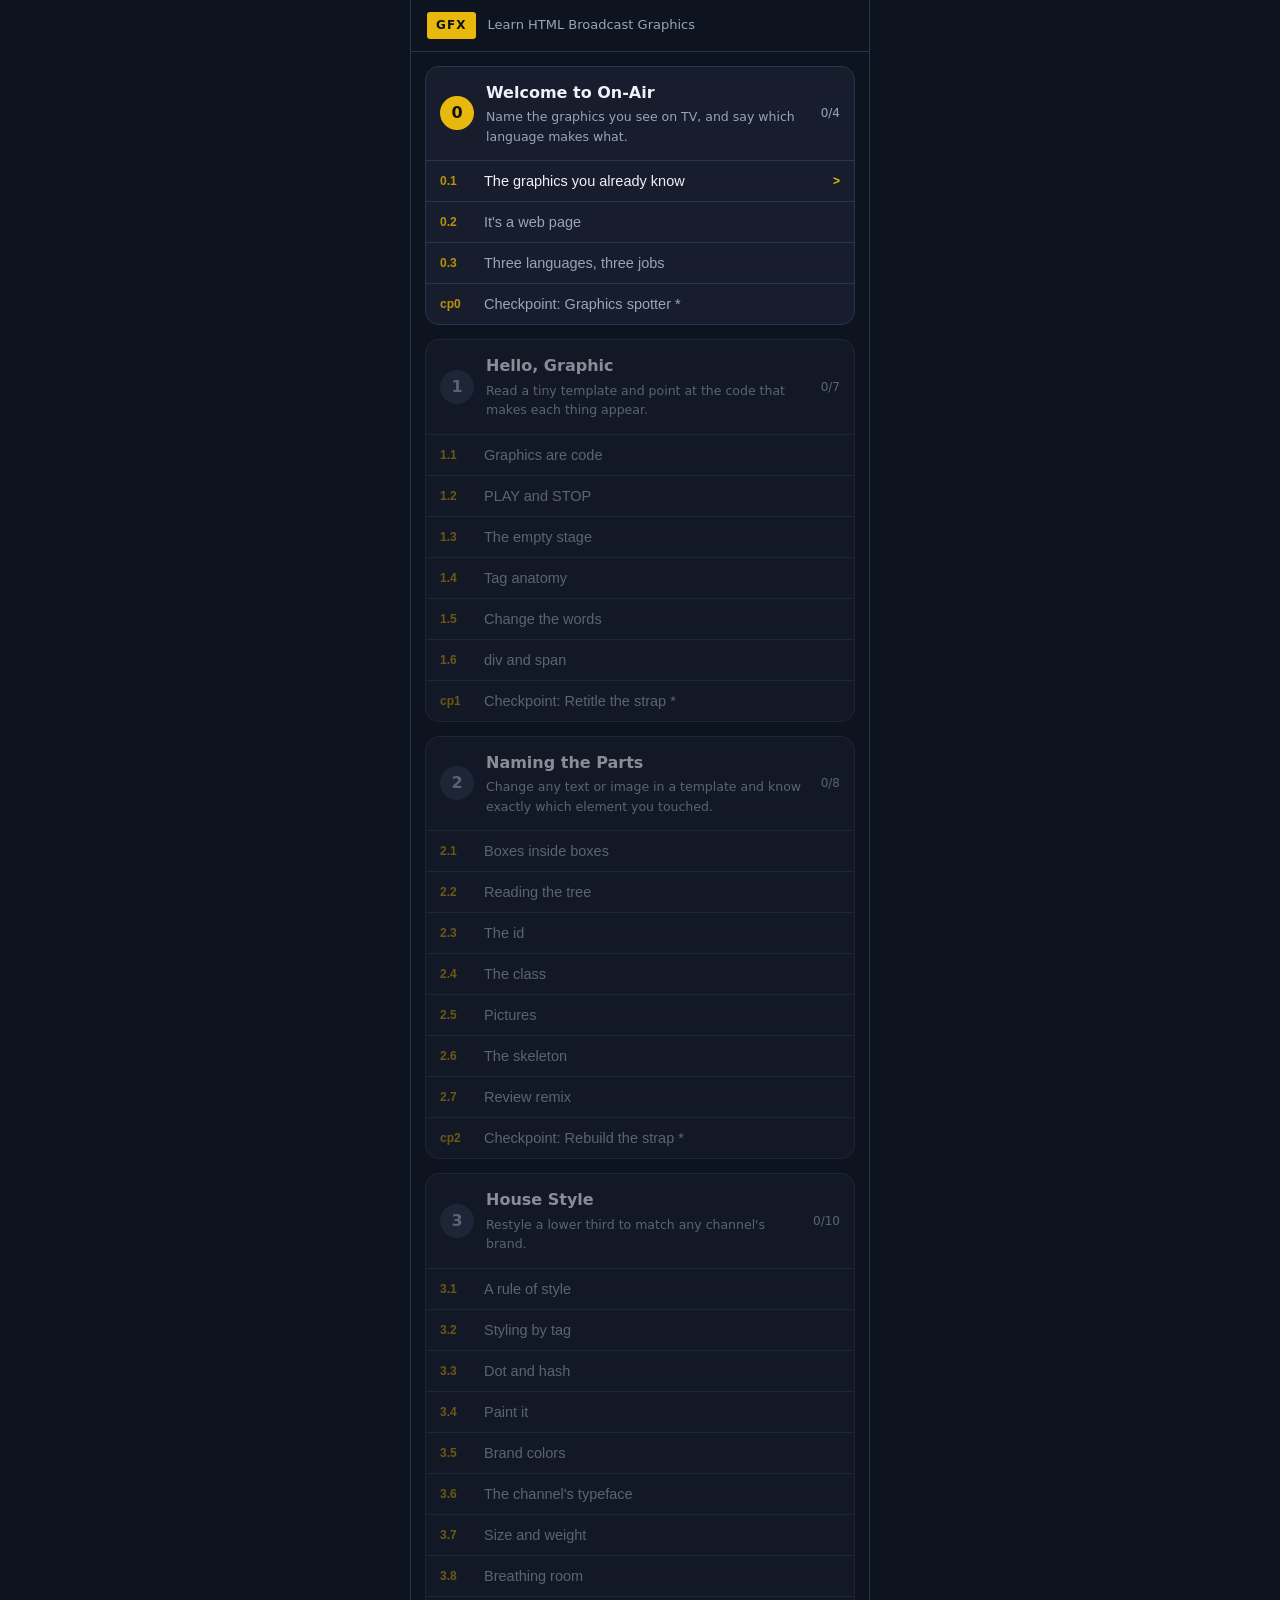
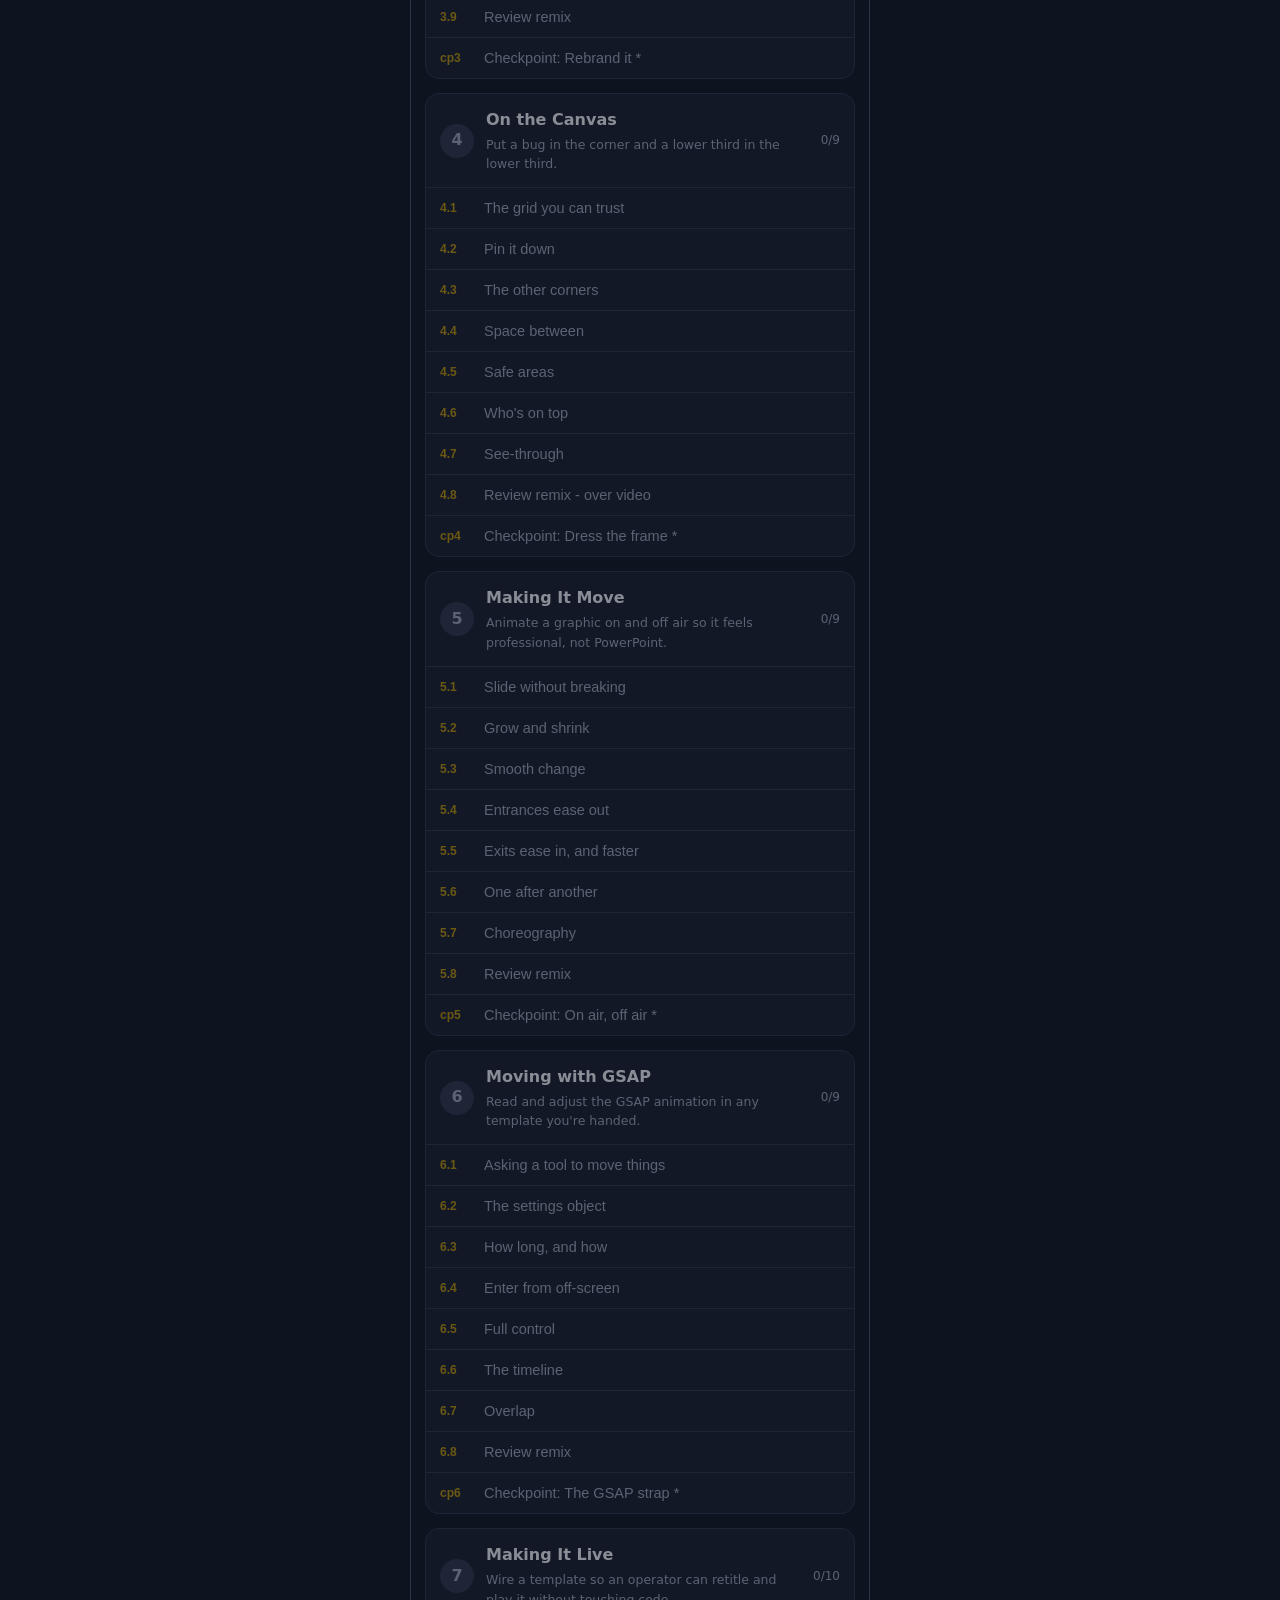
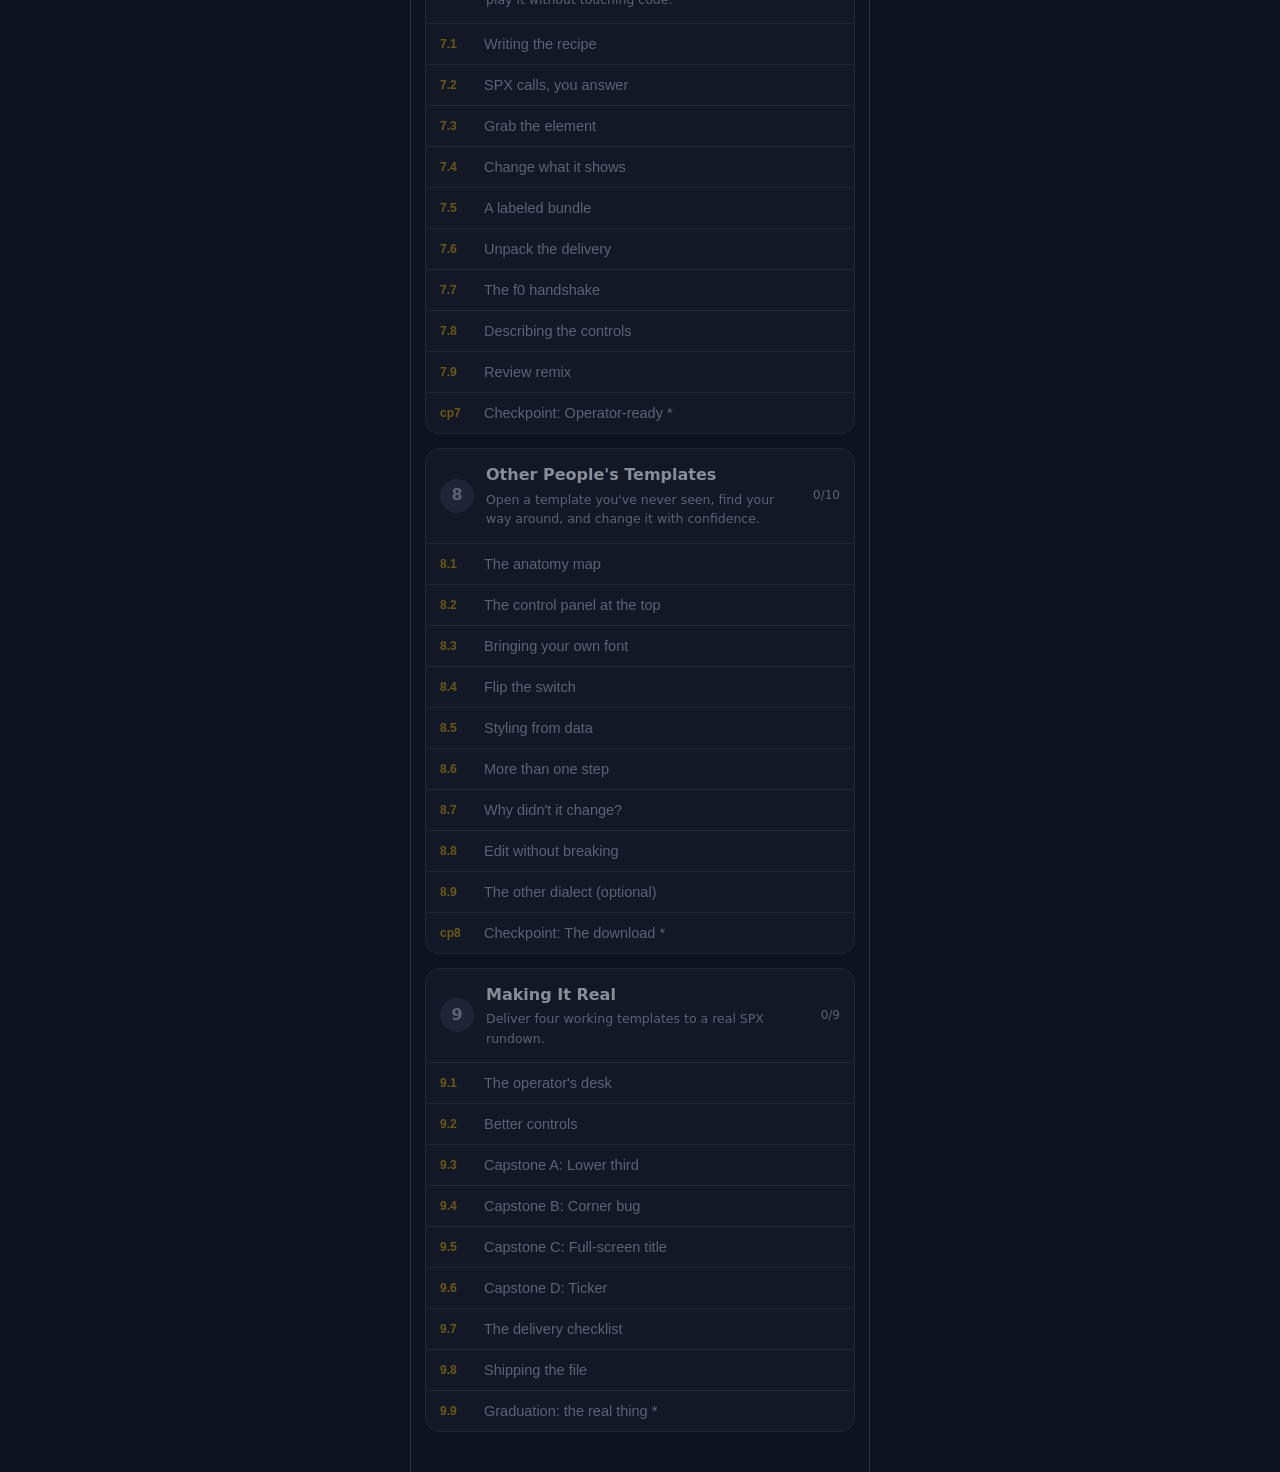
<file: index.html>
<!doctype html>
<html lang="en">
<head>
  <meta charset="utf-8">
  <meta name="viewport" content="width=device-width, initial-scale=1">
  <title>Learn HTML Broadcast Graphics</title>
  <!-- The app lives in /app/. Redirect the repo root there so the bare
       Pages URL (…/learn-html-gfx/) lands on the app instead of a 404. -->
  <link rel="canonical" href="app/">
  <script>location.replace('app/' + location.search + location.hash);</script>
  <meta http-equiv="refresh" content="0; url=app/">
</head>
<body>
  <p>Redirecting to <a href="app/">the app</a>&hellip;</p>
</body>
</html>
</file>
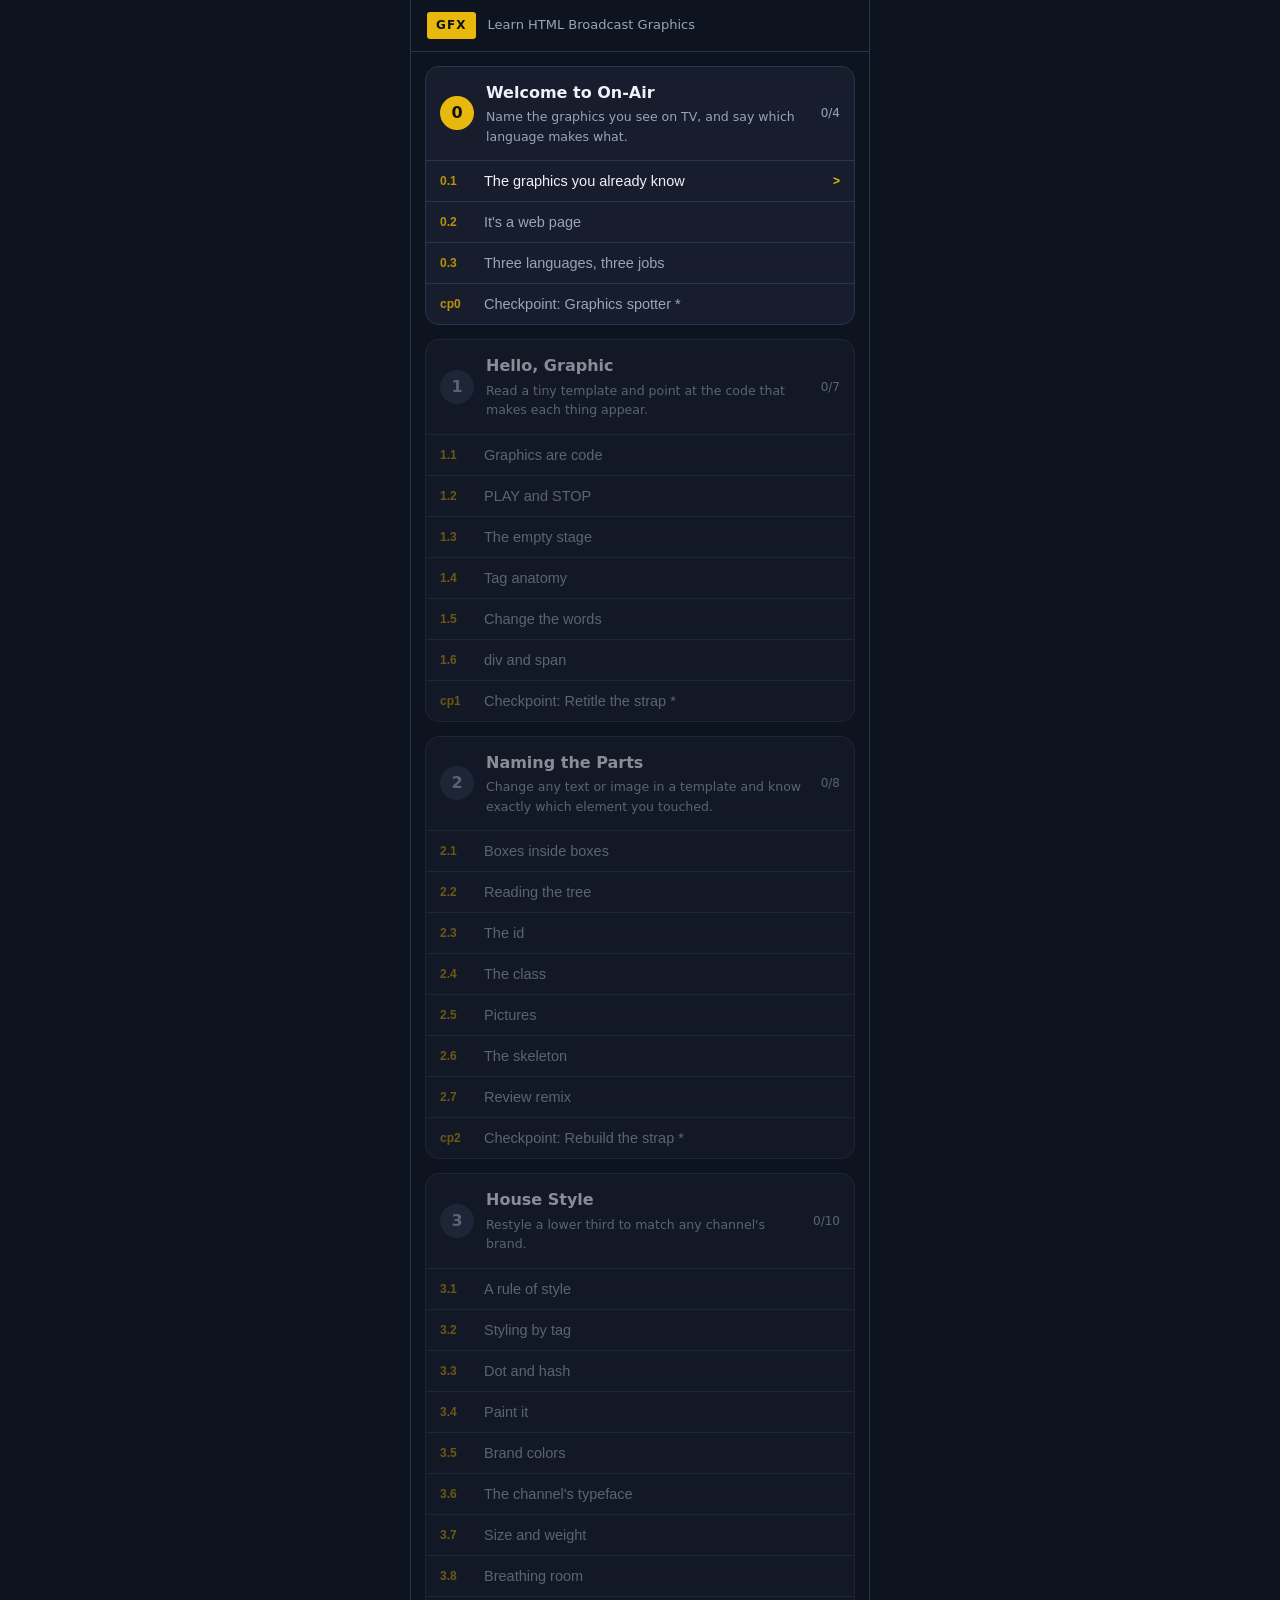
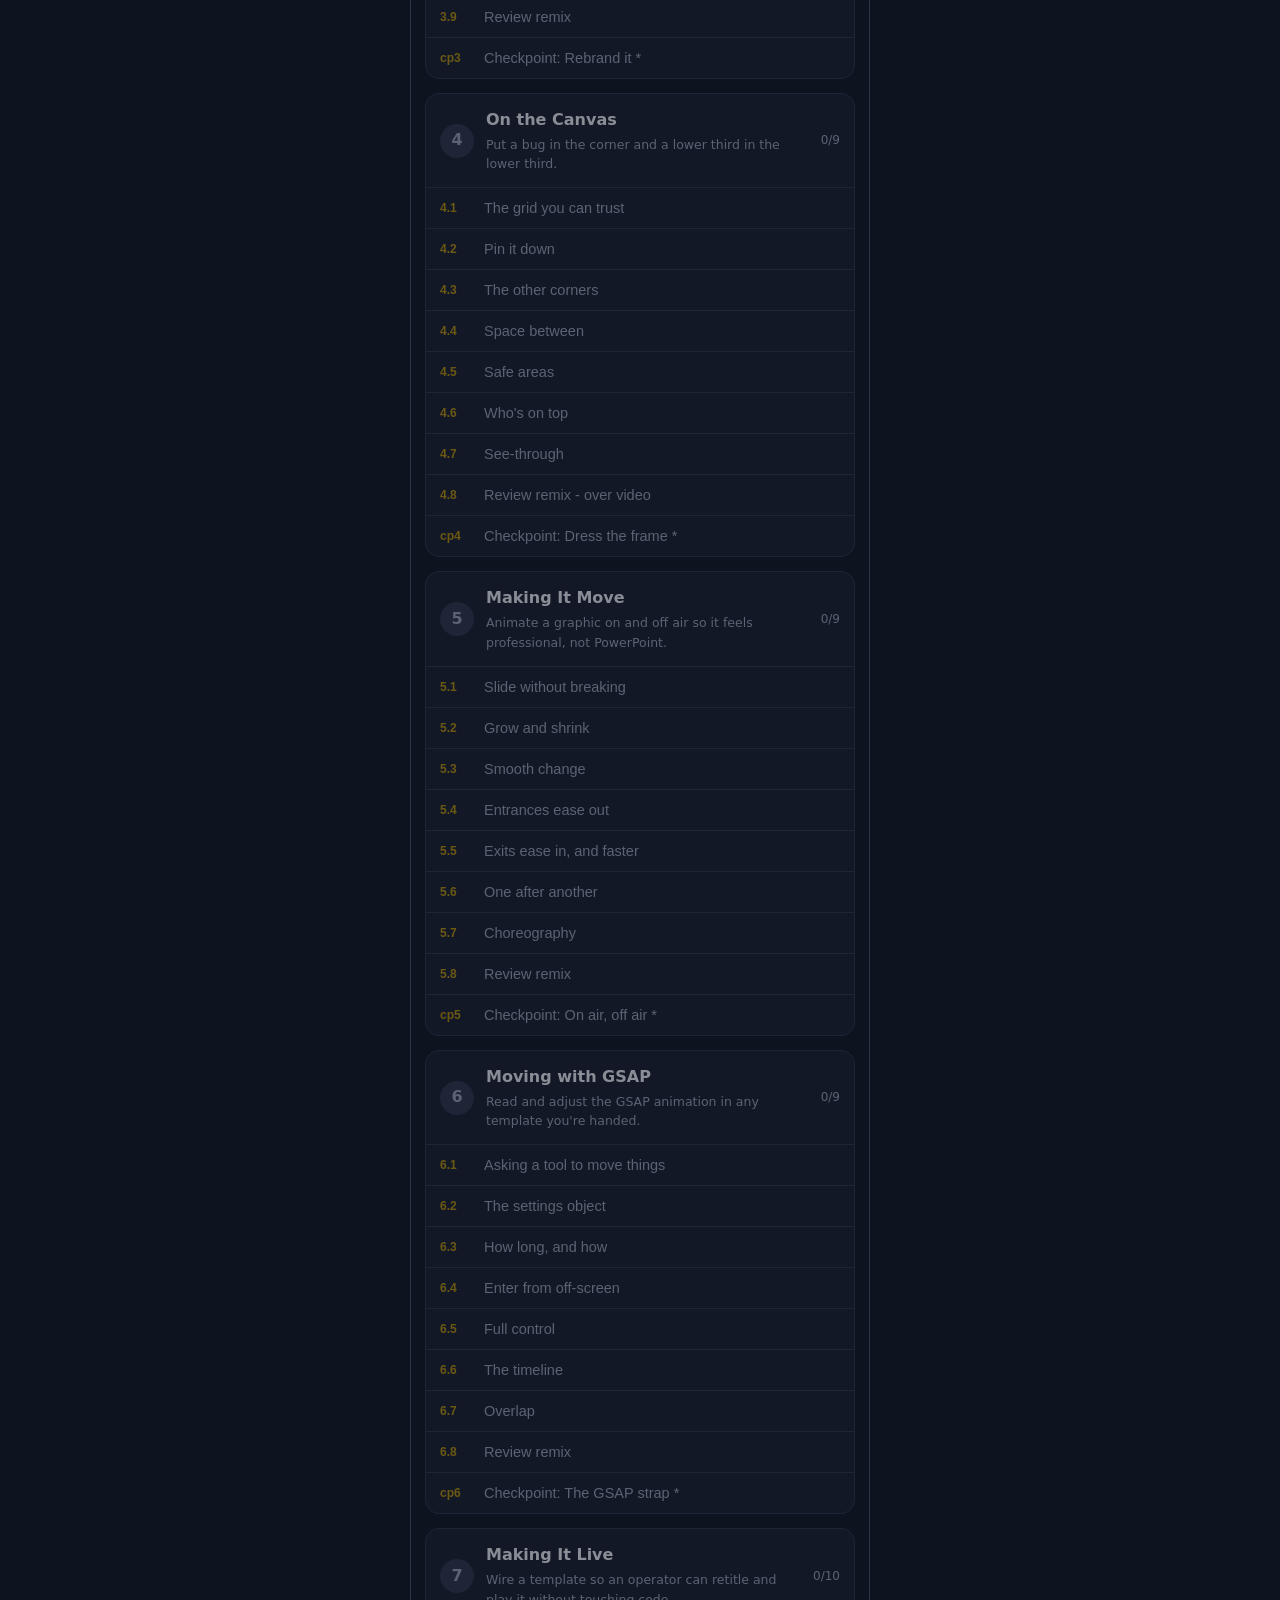
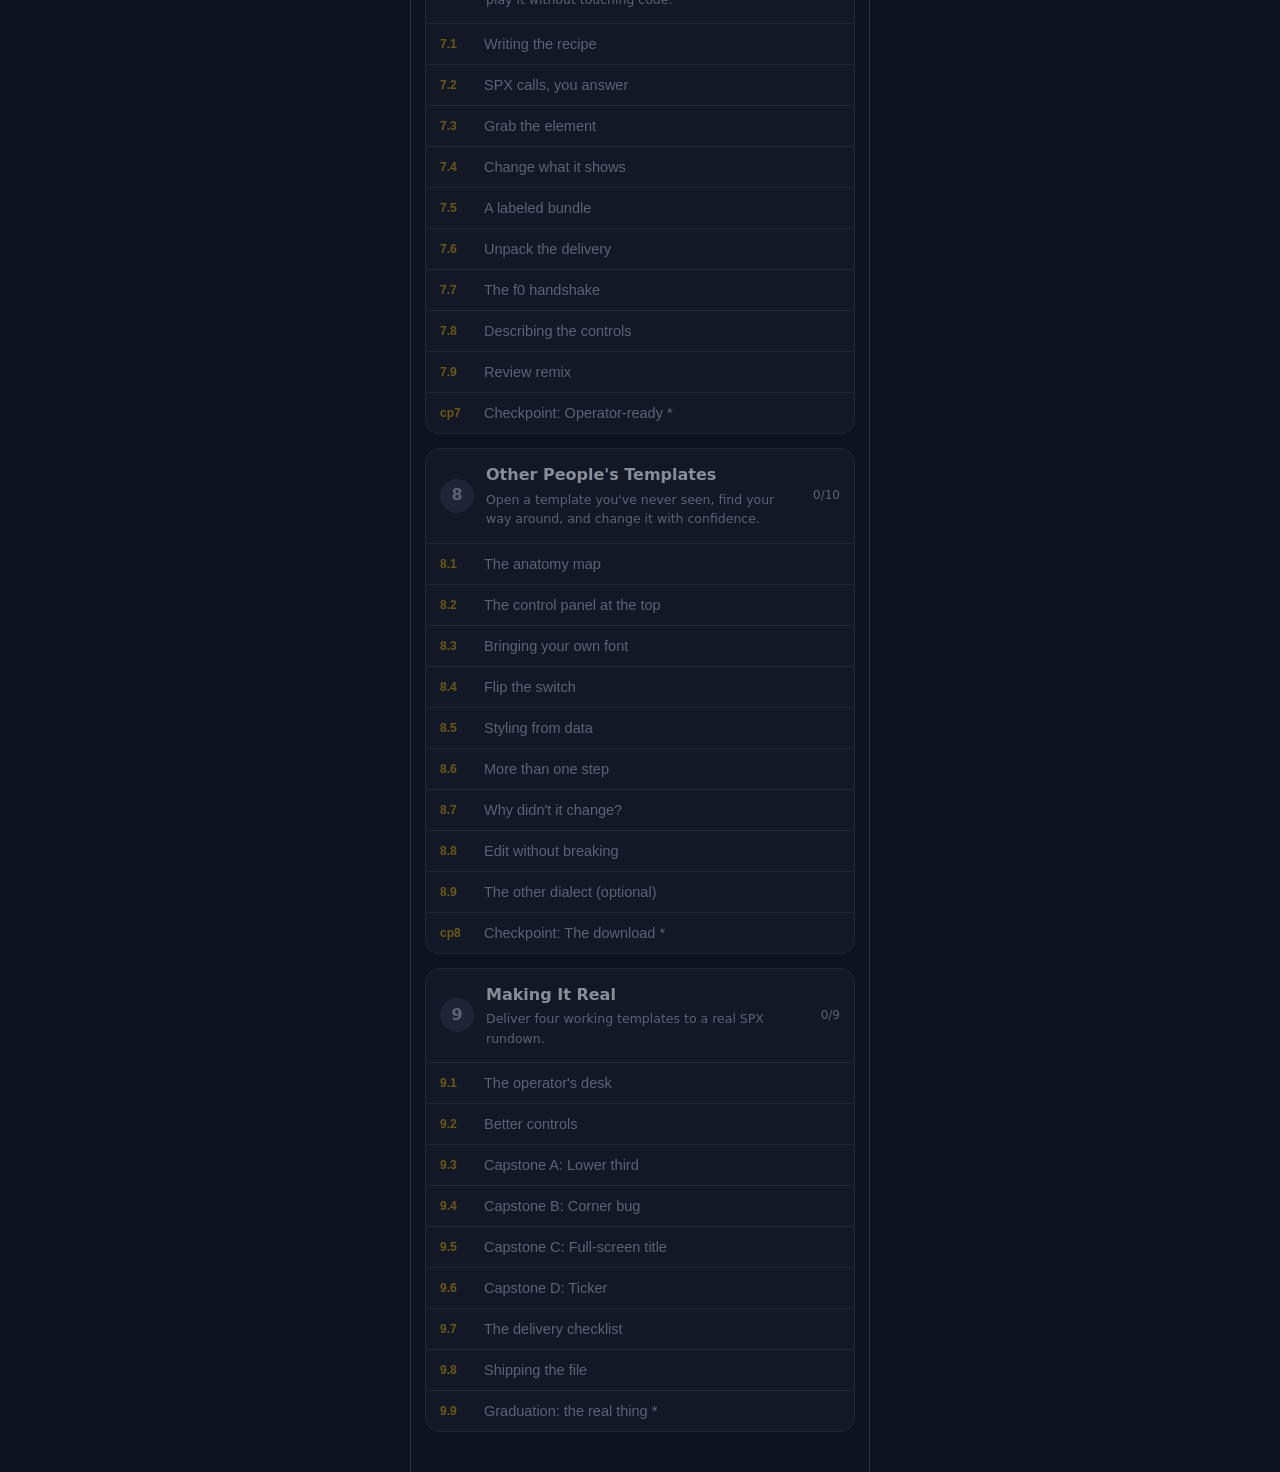
<file: app/index.html>
<!doctype html>
<html lang="en">
<head>
  <meta charset="utf-8">
  <meta name="viewport" content="width=device-width, initial-scale=1, viewport-fit=cover">
  <title>Learn HTML Broadcast Graphics</title>
  <link rel="stylesheet" href="app.css">
</head>
<body>
  <div class="app">
    <div class="topbar">
      <span class="bug">GFX</span>
      <span class="name">Learn HTML Broadcast Graphics</span>
      <span id="progress"></span>
    </div>

    <!-- HOME: the course path -->
    <div id="home">
      <div id="units"></div>
    </div>

    <!-- PLAYER -->
    <div id="player" style="display:none">
      <div class="playbar">
        <button id="btn-home" class="linkbtn">&lt; Course</button>
      </div>
      <div class="lesson-head">
        <div id="lesson-tag"></div>
        <div id="concept"></div>
        <div id="explain"></div>
      </div>

      <div id="stage-wrap"></div>
      <div class="stage-ctrls">
        <button id="btn-play">PLAY</button>
        <button id="btn-stop">STOP</button>
        <button id="btn-next" style="display:none">CONTINUE</button>
        <button id="btn-view">Transparency</button>
      </div>

      <div id="panel" class="panel" style="display:none"></div>
      <div id="code"></div>
      <div id="task"></div>
      <div id="feedback" class="feedback"></div>
      <button id="continue">Continue</button>
    </div>
  </div>

  <script src="renderer.js"></script>
  <script src="content/unit00.js"></script>
  <script src="content/unit01.js"></script>
  <script src="content/unit02.js"></script>
  <script src="content/unit03.js"></script>
  <script src="content/unit04.js"></script>
  <script src="content/unit05.js"></script>
  <script src="content/unit06.js"></script>
  <script src="content/unit07.js"></script>
  <script src="content/unit08.js"></script>
  <script src="content/unit09.js"></script>
  <script src="engine.js"></script>
</body>
</html>
</file>
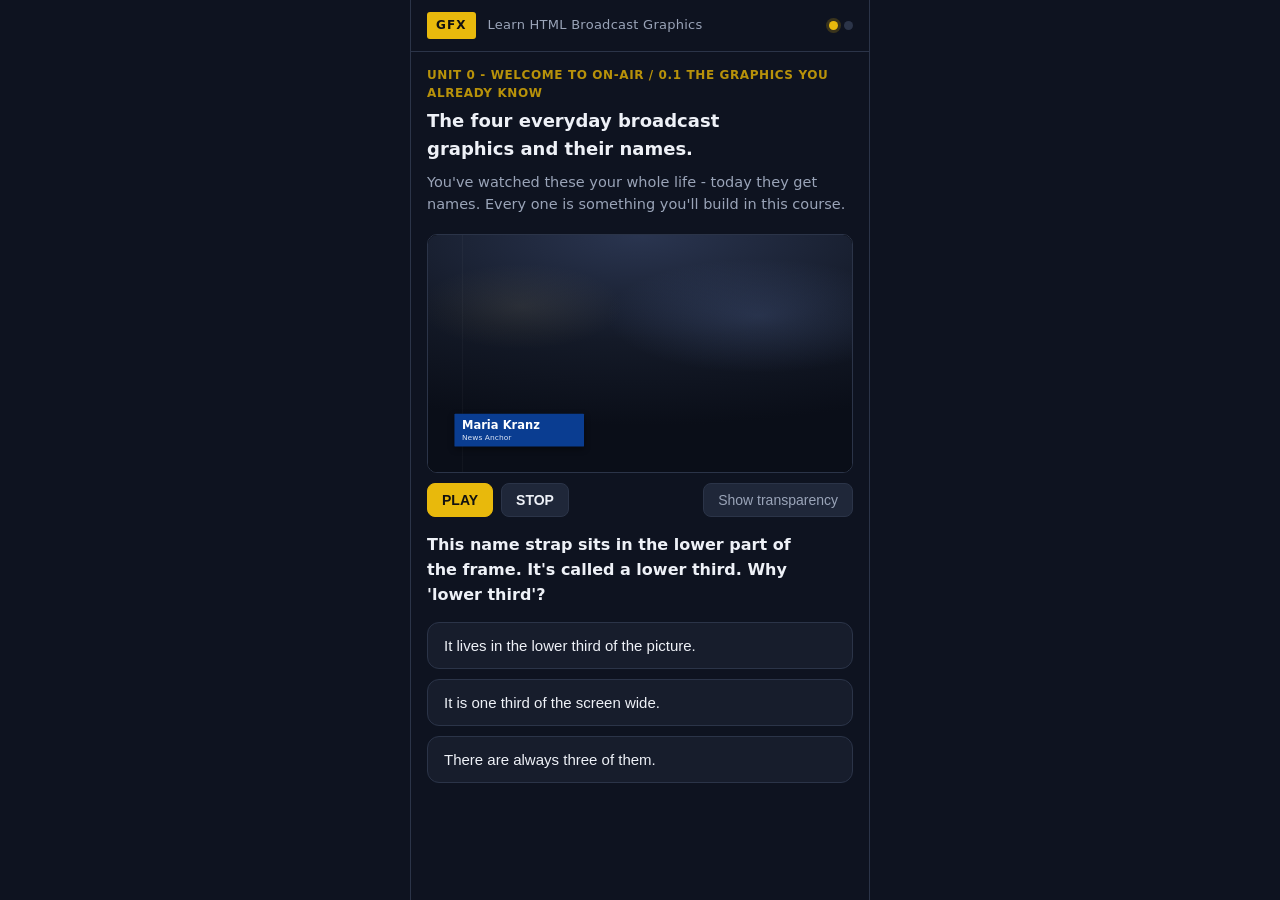
<file: mvp/index.html>
<!doctype html>
<html lang="en">
<head>
  <meta charset="utf-8">
  <meta name="viewport" content="width=device-width, initial-scale=1, viewport-fit=cover">
  <title>Learn HTML Broadcast Graphics</title>
  <link rel="stylesheet" href="app.css">
</head>
<body>
  <div class="app">
    <div class="topbar">
      <span class="bug">GFX</span>
      <span class="name">Learn HTML Broadcast Graphics</span>
      <span id="progress"></span>
    </div>

    <div id="player">
      <div class="lesson-head">
        <div id="lesson-tag"></div>
        <div id="concept"></div>
        <div id="explain"></div>
      </div>

      <div id="stage-wrap"><!-- renderer iframe injected here --></div>
      <div class="stage-ctrls">
        <button id="btn-play">PLAY</button>
        <button id="btn-stop">STOP</button>
        <button id="btn-view">Show transparency</button>
      </div>

      <div id="code"></div>
      <div id="task"></div>
      <div id="feedback" class="feedback"></div>
      <button id="continue">Continue</button>
    </div>

    <div id="done">
      <div class="big">That's a wrap on Unit 1.</div>
      <p>You read a real template, changed it, fixed a broken tag, and put a
         rebranded strap on air - the same job a broadcast graphics operator does.</p>
      <div class="reel">
        <span class="badge">First Edit</span>
        <span class="badge">Tag Anatomy</span>
        <span class="badge">On Air</span>
      </div>
    </div>
  </div>

  <script src="renderer.js"></script>
  <script src="content.js"></script>
  <script src="app.js"></script>
</body>
</html>
</file>
<file: app/app.css>
/* Learn HTML Broadcast Graphics - full app.
   Mobile-first, single column, big tap targets. Broadcast identity:
   deep slate ground, amber tally-light accent, semantic green/red. */

:root{
  --ground:#0e1320; --panel:#171d2c; --panel-2:#1f2739; --line:#2b3448;
  --ink:#eef1f7; --muted:#9aa4b8;
  --amber:#e8b90c; --amber-deep:#b8920a;
  --good:#2ec77a; --good-bg:#123626;
  --bad:#ff5a5a; --bad-bg:#3a1720;
}
*{box-sizing:border-box}
html,body{margin:0}
body{background:var(--ground);color:var(--ink);
  font:16px/1.55 "Segoe UI",system-ui,-apple-system,sans-serif;
  -webkit-font-smoothing:antialiased;}
.app{max-width:460px;margin:0 auto;min-height:100vh;display:flex;flex-direction:column;}

/* top bar */
.topbar{display:flex;align-items:center;gap:12px;padding:12px 16px;
  border-bottom:1px solid var(--line);position:sticky;top:0;z-index:5;
  background:var(--ground);}
.bug{background:var(--amber);color:#111;font-weight:800;font-size:12px;
  letter-spacing:.09em;padding:4px 9px;border-radius:3px;}
.topbar .name{font-size:13px;color:var(--muted);}
#progress{margin-left:auto;display:flex;gap:6px;}
.dot{width:9px;height:9px;border-radius:50%;background:var(--line);}
.dot.done{background:var(--good);}
.dot.cur{background:var(--amber);box-shadow:0 0 0 3px rgba(232,185,12,.2);}

/* ---------- home / path ---------- */
#units{padding:14px 14px 40px;display:flex;flex-direction:column;gap:14px;}
.unit{background:var(--panel);border:1px solid var(--line);border-radius:14px;
  overflow:hidden;}
.unit.locked{opacity:.55;}
.unit-head{display:flex;align-items:center;gap:12px;padding:14px;
  border-bottom:1px solid var(--line);}
.unit-no{width:34px;height:34px;border-radius:50%;background:var(--amber);
  color:#111;font-weight:800;display:grid;place-items:center;flex:0 0 auto;}
.unit.locked .unit-no{background:var(--line);color:var(--muted);}
.unit-titles{min-width:0;}
.unit-title{font-weight:700;font-size:16px;}
.unit-promise{font-size:12.5px;color:var(--muted);margin-top:2px;}
.unit-count{margin-left:auto;font-size:12px;color:var(--muted);
  font-variant-numeric:tabular-nums;flex:0 0 auto;}
.lesson-list{display:flex;flex-direction:column;}
.lesson-item{display:flex;align-items:center;gap:10px;text-align:left;
  background:transparent;border:0;border-top:1px solid var(--line);
  color:var(--ink);padding:12px 14px;font-size:14.5px;cursor:pointer;}
.lesson-item:first-child{border-top:0;}
.lesson-item.locked{color:var(--muted);cursor:default;}
.lesson-item.open:hover{background:var(--panel-2);}
.li-id{font-size:12px;color:var(--amber-deep);font-weight:700;width:34px;flex:0 0 auto;}
.li-title{min-width:0;}
.li-state{margin-left:auto;font-size:12px;font-weight:800;}
.lesson-item.passed .li-state{color:var(--good);}
.lesson-item.open .li-state{color:var(--amber);}

/* ---------- player ---------- */
.playbar{padding:10px 16px 0;}
.linkbtn{background:transparent;border:0;color:var(--muted);font-size:13.5px;
  cursor:pointer;padding:4px 0;}
.linkbtn:hover{color:var(--ink);}
.lesson-head{padding:8px 16px 4px;}
#lesson-tag{font-size:12px;letter-spacing:.05em;text-transform:uppercase;
  color:var(--amber-deep);font-weight:700;}
#concept{font-size:18px;font-weight:600;margin:4px 0 0;text-wrap:balance;}
#explain{font-size:14.5px;color:var(--muted);margin:8px 0 0;}

#stage-wrap{margin:14px 16px 0;border-radius:10px;overflow:hidden;
  border:1px solid var(--line);aspect-ratio:16/9;background:#000;}
#gfx{width:100%;height:100%;border:0;display:block;}
.stage-ctrls{display:flex;gap:8px;margin:10px 16px 0;flex-wrap:wrap;}
.stage-ctrls button{border:1px solid var(--line);background:var(--panel-2);
  color:var(--ink);border-radius:8px;padding:8px 14px;font-weight:600;
  font-size:14px;cursor:pointer;}
.stage-ctrls #btn-play{background:var(--amber);color:#111;border-color:var(--amber);}
.stage-ctrls #btn-view{margin-left:auto;color:var(--muted);font-weight:500;}
.stage-ctrls button:active{transform:translateY(1px);}

/* operator panel */
.panel{margin:14px 16px 0;background:#0b1626;border:1px solid #24466b;
  border-radius:10px;padding:12px;}
.panel-h{font-size:11px;letter-spacing:.12em;color:#6fa7e0;font-weight:800;
  margin-bottom:10px;}
.panel-row{display:flex;align-items:center;gap:10px;margin:8px 0;}
.panel-l{font-size:13px;color:var(--muted);width:90px;flex:0 0 auto;}
.panel-in{flex:1;background:#101d31;border:1px solid #2b4a70;border-radius:7px;
  color:var(--ink);padding:9px 10px;font-size:14.5px;min-width:0;}
.panel-btns{display:flex;gap:8px;margin-top:12px;}
.pbtn{flex:1;background:#16283f;border:1px solid #2b4a70;color:var(--ink);
  border-radius:8px;padding:10px;font-weight:700;cursor:pointer;}
.pbtn.play{background:#1d5c37;border-color:#2ec77a;}

/* code zone */
#code{margin:14px 16px 0;background:#0a0e18;border:1px solid var(--line);
  border-radius:10px;padding:10px;
  font-family:"Cascadia Mono",Consolas,ui-monospace,monospace;
  font-size:14.5px;overflow-x:auto;}
.codeline{display:block;width:100%;text-align:left;background:transparent;
  border:1px solid transparent;color:#d7e0f2;padding:8px 10px;border-radius:6px;
  font:inherit;cursor:pointer;white-space:pre;}
.codeline:hover{background:#121a2c;}
.codeline.right{background:var(--good-bg);border-color:var(--good);color:#c9f6de;}
.codeline.wrong{background:var(--bad-bg);border-color:var(--bad);}
.codefill{font-family:inherit;color:#d7e0f2;white-space:pre-wrap;line-height:2;}
.blank{display:inline-block;min-width:44px;border-bottom:2px dashed var(--amber);
  color:var(--amber);text-align:center;padding:0 4px;}
.token{background:#121a2c;border:1px solid var(--line);color:#d7e0f2;
  font:inherit;padding:4px 6px;border-radius:5px;margin:2px 1px;cursor:pointer;}
.token.right{background:var(--good-bg);border-color:var(--good);color:#c9f6de;}
.token.wrong{background:var(--bad-bg);border-color:var(--bad);}
.arr-target{min-height:44px;border:1.5px dashed var(--line);border-radius:8px;
  padding:6px;margin-bottom:10px;display:flex;flex-direction:column;gap:4px;}
.chip.placed{border-color:var(--amber-deep);}

/* task zone */
#task{padding:16px;}
.prompt{font-size:16px;font-weight:600;margin:0 0 14px;text-wrap:pretty;}
.options{display:flex;flex-direction:column;gap:10px;}
.option{text-align:left;background:var(--panel);border:1.5px solid var(--line);
  color:var(--ink);border-radius:12px;padding:14px 16px;font-size:15px;
  cursor:pointer;transition:border-color .12s,background .12s;}
.option:hover{border-color:var(--muted);}
.option.right{background:var(--good-bg);border-color:var(--good);}
.option.wrong{background:var(--bad-bg);border-color:var(--bad);}
.bank{display:flex;flex-wrap:wrap;gap:8px;margin-top:6px;}
.chip{background:var(--panel-2);border:1.5px solid var(--line);color:var(--ink);
  border-radius:10px;padding:10px 14px;font-size:14.5px;font-weight:600;
  cursor:pointer;font-family:"Cascadia Mono",Consolas,ui-monospace,monospace;
  text-align:left;}
.chip:hover{border-color:var(--muted);}
.chip.right,.chip.sel{background:var(--good-bg);border-color:var(--good);}
.chip.wrong{background:var(--bad-bg);border-color:var(--bad);}
.chip.mono{white-space:pre;}

/* type-it */
.typewrap{display:flex;gap:8px;margin-top:8px;}
.typein{flex:1;background:#0a0e18;border:1.5px solid var(--line);border-radius:10px;
  color:var(--ink);padding:12px;font-size:15px;min-width:0;
  font-family:"Cascadia Mono",Consolas,ui-monospace,monospace;}
.typewrap .bigbtn{width:auto;margin:0;padding:12px 18px;}

/* checkpoint build */
.card{background:#0a0e18;border:1px dashed var(--amber-deep);border-radius:10px;
  padding:12px 14px;margin-bottom:16px;
  font-family:"Cascadia Mono",Consolas,monospace;font-size:14px;color:#dbe4f5;}
.card-h{color:var(--amber);font-weight:700;letter-spacing:.1em;font-size:12px;
  margin-bottom:6px;}
.card-r{padding:1px 0;}
.field{margin:14px 0;}
.field-l{font-size:13px;color:var(--muted);text-transform:uppercase;
  letter-spacing:.05em;margin-bottom:6px;font-weight:700;}
.bigbtn{width:100%;margin-top:18px;background:var(--amber);color:#111;border:0;
  border-radius:12px;padding:15px;font-size:16px;font-weight:800;
  letter-spacing:.03em;cursor:pointer;}
.bigbtn:active{transform:translateY(1px);}

/* feedback + continue */
.feedback{margin:0 16px;padding:0;border-radius:12px;font-size:14.5px;
  max-height:0;overflow:hidden;transition:max-height .2s,padding .2s;}
.feedback.ok{background:var(--good-bg);border:1px solid var(--good);color:#c9f6de;
  padding:14px 16px;max-height:280px;margin-top:6px;}
.feedback.no{background:var(--bad-bg);border:1px solid var(--bad);color:#ffd4d4;
  padding:14px 16px;max-height:280px;margin-top:6px;}
#continue{display:none;width:calc(100% - 32px);margin:14px 16px 24px;
  background:var(--good);color:#04150c;border:0;border-radius:12px;padding:15px;
  font-size:16px;font-weight:800;letter-spacing:.03em;cursor:pointer;}
#continue:active{transform:translateY(1px);}

@media (min-width:520px){
  .app{border-left:1px solid var(--line);border-right:1px solid var(--line);}
}
@media (prefers-reduced-motion:reduce){*{transition:none!important;animation:none!important}}
</file>
<file: mvp/app.css>
/* Learn HTML Broadcast Graphics - MVP player.
   Mobile-first, single column, big tap targets. Broadcast identity:
   deep slate ground, warm paper cards, amber tally-light accent,
   semantic green/red for correct/incorrect. */

:root{
  --ground:#0e1320;      /* deep slate */
  --panel:#171d2c;       /* card */
  --panel-2:#1f2739;
  --line:#2b3448;
  --ink:#eef1f7;
  --muted:#9aa4b8;
  --amber:#e8b90c;       /* tally light */
  --amber-deep:#b8920a;
  --good:#2ec77a;
  --good-bg:#123626;
  --bad:#ff5a5a;
  --bad-bg:#3a1720;
  --brand:#3d7bd9;
}
*{box-sizing:border-box}
html,body{margin:0}
body{background:var(--ground);color:var(--ink);
  font:16px/1.55 "Segoe UI",system-ui,-apple-system,sans-serif;
  -webkit-font-smoothing:antialiased;}

.app{max-width:460px;margin:0 auto;min-height:100vh;
  display:flex;flex-direction:column;}

/* top bar */
.topbar{display:flex;align-items:center;gap:12px;padding:12px 16px;
  border-bottom:1px solid var(--line);position:sticky;top:0;z-index:5;
  background:var(--ground);}
.bug{background:var(--amber);color:#111;font-weight:800;font-size:12px;
  letter-spacing:.09em;padding:4px 9px;border-radius:3px;}
.topbar .name{font-size:13px;color:var(--muted);letter-spacing:.02em;}
#progress{margin-left:auto;display:flex;gap:6px;}
.dot{width:9px;height:9px;border-radius:50%;background:var(--line);}
.dot.done{background:var(--good);}
.dot.cur{background:var(--amber);box-shadow:0 0 0 3px rgba(232,185,12,.2);}

/* lesson header */
.lesson-head{padding:14px 16px 4px;}
#lesson-tag{font-size:12px;letter-spacing:.05em;text-transform:uppercase;
  color:var(--amber-deep);font-weight:700;}
#concept{font-size:18px;font-weight:600;margin:4px 0 0;text-wrap:balance;}
#explain{font-size:14.5px;color:var(--muted);margin:8px 0 0;}

/* the stage */
#stage-wrap{margin:14px 16px 0;border-radius:10px;overflow:hidden;
  border:1px solid var(--line);aspect-ratio:16/9;background:#000;position:relative;}
#gfx{width:100%;height:100%;border:0;display:block;}

.stage-ctrls{display:flex;gap:8px;margin:10px 16px 0;flex-wrap:wrap;}
.stage-ctrls button{flex:0 0 auto;border:1px solid var(--line);
  background:var(--panel-2);color:var(--ink);border-radius:8px;
  padding:8px 14px;font-weight:600;font-size:14px;cursor:pointer;}
.stage-ctrls #btn-play{background:var(--amber);color:#111;border-color:var(--amber);}
.stage-ctrls #btn-view{margin-left:auto;color:var(--muted);font-weight:500;}
.stage-ctrls button:active{transform:translateY(1px);}

/* code zone */
#code{margin:14px 16px 0;background:#0a0e18;border:1px solid var(--line);
  border-radius:10px;padding:10px;font-family:"Cascadia Mono",Consolas,ui-monospace,monospace;
  font-size:15px;overflow-x:auto;}
.codeline{display:block;width:100%;text-align:left;background:transparent;
  border:1px solid transparent;color:#d7e0f2;padding:8px 10px;border-radius:6px;
  font:inherit;cursor:pointer;white-space:pre;}
.codeline:hover{background:#121a2c;}
.codeline.right{background:var(--good-bg);border-color:var(--good);color:#c9f6de;}
.codeline.wrong{background:var(--bad-bg);border-color:var(--bad);}
.codefill{font-family:inherit;color:#d7e0f2;white-space:pre-wrap;line-height:2;}
.blank{display:inline-block;min-width:44px;border-bottom:2px dashed var(--amber);
  color:var(--amber);text-align:center;padding:0 4px;}
.token{background:#121a2c;border:1px solid var(--line);color:#d7e0f2;
  font:inherit;padding:4px 6px;border-radius:5px;margin:2px 1px;cursor:pointer;}
.token.right{background:var(--good-bg);border-color:var(--good);color:#c9f6de;}
.token.wrong{background:var(--bad-bg);border-color:var(--bad);}

/* task zone */
#task{padding:16px;}
.prompt{font-size:16px;font-weight:600;margin:0 0 14px;text-wrap:pretty;}
.options{display:flex;flex-direction:column;gap:10px;}
.option{text-align:left;background:var(--panel);border:1.5px solid var(--line);
  color:var(--ink);border-radius:12px;padding:14px 16px;font-size:15px;
  cursor:pointer;transition:border-color .12s,background .12s;}
.option:hover{border-color:var(--muted);}
.option.right{background:var(--good-bg);border-color:var(--good);}
.option.wrong{background:var(--bad-bg);border-color:var(--bad);}

.bank{display:flex;flex-wrap:wrap;gap:8px;margin-top:6px;}
.chip{background:var(--panel-2);border:1.5px solid var(--line);color:var(--ink);
  border-radius:10px;padding:10px 14px;font-size:15px;font-weight:600;cursor:pointer;
  font-family:"Cascadia Mono",Consolas,ui-monospace,monospace;}
.chip:hover{border-color:var(--muted);}
.chip.right,.chip.sel{background:var(--good-bg);border-color:var(--good);}
.chip.wrong{background:var(--bad-bg);border-color:var(--bad);}

/* checkpoint build */
.card{background:#0a0e18;border:1px dashed var(--amber-deep);border-radius:10px;
  padding:12px 14px;margin-bottom:16px;font-family:"Cascadia Mono",Consolas,monospace;
  font-size:14px;color:#dbe4f5;}
.card-h{color:var(--amber);font-weight:700;letter-spacing:.1em;font-size:12px;margin-bottom:6px;}
.card-r{padding:1px 0;}
.field{margin:14px 0;}
.field-l{font-size:13px;color:var(--muted);text-transform:uppercase;
  letter-spacing:.05em;margin-bottom:6px;font-weight:700;}
.bigbtn{width:100%;margin-top:18px;background:var(--amber);color:#111;
  border:0;border-radius:12px;padding:15px;font-size:16px;font-weight:800;
  letter-spacing:.03em;cursor:pointer;}
.bigbtn:active{transform:translateY(1px);}

/* feedback + continue */
.feedback{margin:0 16px;padding:0;border-radius:12px;font-size:14.5px;
  max-height:0;overflow:hidden;transition:max-height .2s,padding .2s;}
.feedback.ok{background:var(--good-bg);border:1px solid var(--good);color:#c9f6de;
  padding:14px 16px;max-height:260px;margin-top:6px;}
.feedback.no{background:var(--bad-bg);border:1px solid var(--bad);color:#ffd4d4;
  padding:14px 16px;max-height:260px;margin-top:6px;}
#continue{display:none;width:calc(100% - 32px);margin:14px 16px 24px;
  background:var(--good);color:#04150c;border:0;border-radius:12px;padding:15px;
  font-size:16px;font-weight:800;letter-spacing:.03em;cursor:pointer;}
#continue:active{transform:translateY(1px);}

/* done screen */
#done{display:none;padding:48px 24px;text-align:center;}
#done .big{font-size:22px;font-weight:700;margin-bottom:10px;}
#done p{color:var(--muted);}
#done .reel{display:flex;gap:10px;justify-content:center;margin-top:22px;flex-wrap:wrap;}
#done .badge{background:var(--panel);border:1px solid var(--amber-deep);
  border-radius:10px;padding:10px 12px;font-size:13px;font-weight:700;color:var(--amber);}

@media (min-width:520px){
  .app{border-left:1px solid var(--line);border-right:1px solid var(--line);}
}
@media (prefers-reduced-motion:reduce){*{transition:none!important;animation:none!important}}
</file>
